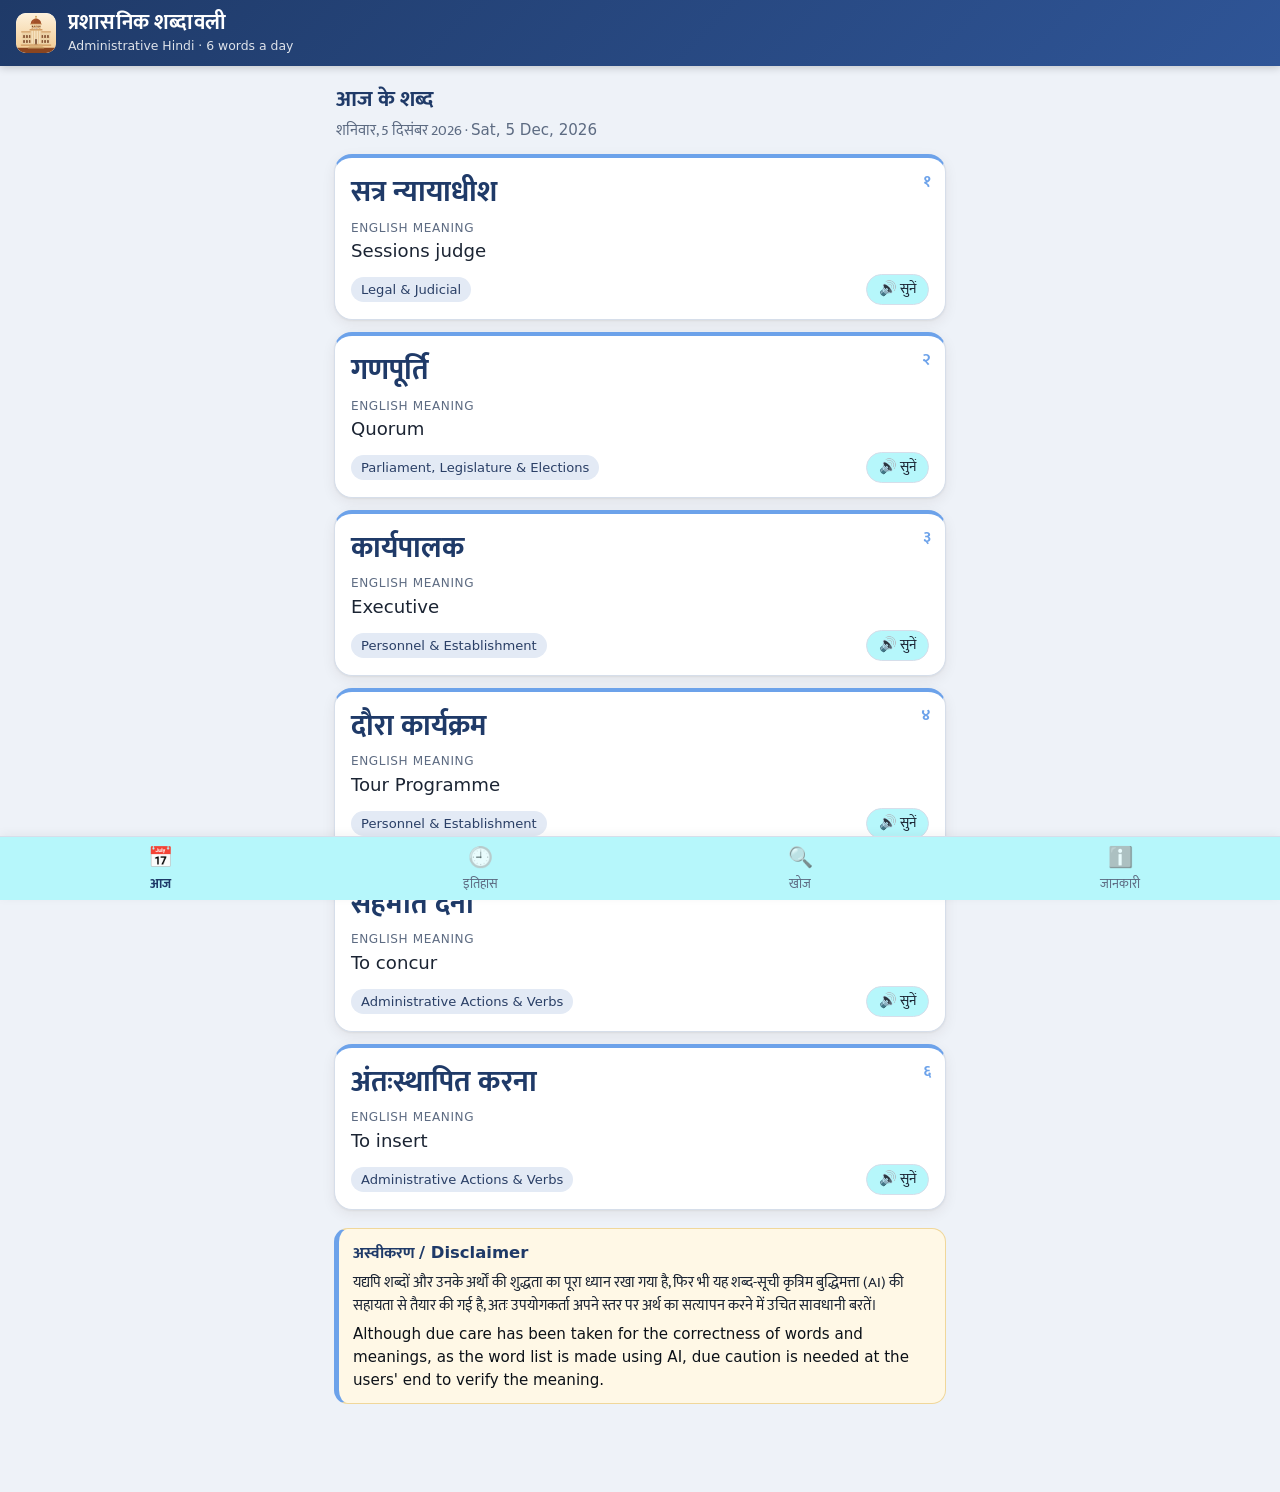
<file: index.html>
<!DOCTYPE html>
<html lang="hi">
<head>
  <meta charset="UTF-8">
  <meta name="viewport" content="width=device-width, initial-scale=1, viewport-fit=cover">
  <title>प्रशासनिक शब्दावली</title>
  <meta name="description" content="प्रशासनिक शब्दावली — रोज़ 6 राजभाषा (प्रशासनिक हिंदी) शब्द, अंग्रेज़ी अर्थ और विषय के साथ।">
  <meta name="theme-color" content="#5b2a12">
  <meta name="mobile-web-app-capable" content="yes">
  <meta name="apple-mobile-web-app-capable" content="yes">
  <meta name="apple-mobile-web-app-title" content="शब्दावली">
  <link rel="manifest" href="manifest.webmanifest">
  <link rel="icon" href="icons/icon.svg" type="image/svg+xml">
  <link rel="apple-touch-icon" href="icons/icon-192.png">
  <link rel="stylesheet" href="style.css">
</head>
<body>
  <header class="app-bar">
    <img src="icons/icon.svg" alt="" class="app-logo" width="40" height="40">
    <div class="app-names">
      <h1>प्रशासनिक शब्दावली</h1>
      <p lang="en">Administrative Hindi · 6 words a day</p>
    </div>
  </header>

  <main id="main">
    <!-- आज / Today -->
    <section id="view-today" class="view" aria-labelledby="t-today">
      <div class="day-head">
        <h2 id="t-today">आज के शब्द</h2>
        <p id="todayDate" class="date-line"></p>
      </div>
      <div id="todayCards" class="cards"></div>
      <aside class="disclaimer" role="note">
        <h3>अस्वीकरण <span lang="en">/ Disclaimer</span></h3>
        <p>यद्यपि शब्दों और उनके अर्थों की शुद्धता का पूरा ध्यान रखा गया है, फिर भी यह शब्द-सूची कृत्रिम बुद्धिमत्ता (AI) की सहायता से तैयार की गई है, अतः उपयोगकर्ता अपने स्तर पर अर्थ का सत्यापन करने में उचित सावधानी बरतें।</p>
        <p lang="en">Although due care has been taken for the correctness of words and meanings, as the word list is made using AI, due caution is needed at the users' end to verify the meaning.</p>
      </aside>
    </section>

    <!-- इतिहास / History -->
    <section id="view-history" class="view" hidden aria-labelledby="t-history">
      <div class="day-head">
        <h2 id="t-history">इतिहास</h2>
        <p class="date-line">किसी शब्द को छूकर उसका अर्थ याद करें <span lang="en">· Tap a word to recall its meaning</span></p>
      </div>
      <div id="historyList" class="history"></div>
    </section>

    <!-- खोज / Search -->
    <section id="view-search" class="view" hidden aria-labelledby="t-search">
      <div class="day-head">
        <h2 id="t-search">शब्द खोजें</h2>
        <p class="date-line">अंग्रेज़ी या हिंदी में लिखें, सुझाव में से शब्द चुनें <span lang="en">· Type in English or Hindi and pick a suggestion</span></p>
      </div>
      <div class="search-wrap">
        <input id="searchInput" type="search" placeholder="जैसे approval, अनुमोदन, tender, निविदा…"
               autocomplete="off" autocapitalize="off" spellcheck="false" enterkeyhint="search"
               role="combobox" aria-expanded="false" aria-controls="suggestions" aria-autocomplete="list">
        <ul id="suggestions" class="suggestions" role="listbox" hidden></ul>
      </div>
      <div id="searchResult" class="cards"></div>
      <p id="searchHint" class="hint">उदाहरण: <button class="chip-btn" data-q="approval">approval</button>
        <button class="chip-btn" data-q="leave">leave</button> <button class="chip-btn" data-q="tender">tender</button>
        <button class="chip-btn" data-q="pension">pension</button> <button class="chip-btn" data-q="notification">notification</button>
        <button class="chip-btn hi" data-q="अनुमोदन">अनुमोदन</button> <button class="chip-btn hi" data-q="अवकाश">अवकाश</button>
        <button class="chip-btn hi" data-q="निविदा">निविदा</button> <button class="chip-btn hi" data-q="अधिसूचना">अधिसूचना</button></p>
    </section>

    <!-- जानकारी / About -->
    <section id="view-about" class="view" hidden aria-labelledby="t-about">
      <div class="day-head"><h2 id="t-about">जानकारी</h2></div>
      <div class="about">
        <img src="icons/icon.svg" alt="पुराने सरकारी कार्यालय भवन का चित्र" width="96" height="96">
        <p>यह ऐप हर दिन सरकारी कामकाज में प्रयुक्त होने वाले <strong>6 नए प्रशासनिक हिंदी शब्द</strong>, उनके अंग्रेज़ी अर्थ और विषय के साथ दिखाता है। पिछले दिनों के शब्द <strong>इतिहास</strong> में दिन-वार सुरक्षित रहते हैं।</p>
        <p lang="en">Every day the app picks 6 new words at random from the word list. Words already shown are not repeated until the whole list has been covered. Your history is stored only on this device.</p>
        <p id="aboutStats" class="stats"></p>
        <p id="apkBox" hidden><a id="apkLink" class="apk-btn" href="#">📲 Android ऐप डाउनलोड करें <span lang="en">(APK)</span></a></p>
        <aside class="disclaimer" role="note">
          <h3>अस्वीकरण <span lang="en">/ Disclaimer</span></h3>
          <p>यद्यपि शब्दों और उनके अर्थों की शुद्धता का पूरा ध्यान रखा गया है, फिर भी यह शब्द-सूची कृत्रिम बुद्धिमत्ता (AI) की सहायता से तैयार की गई है, अतः उपयोगकर्ता अपने स्तर पर अर्थ का सत्यापन करने में उचित सावधानी बरतें।</p>
          <p lang="en">Although due care has been taken for the correctness of words and meanings, as the word list is made using AI, due caution is needed at the users' end to verify the meaning.</p>
        </aside>
      </div>
    </section>
  </main>

  <nav class="tab-bar" aria-label="मुख्य मेनू">
    <a href="#today" data-tab="today"><span class="ti" aria-hidden="true">📅</span><span>आज</span></a>
    <a href="#history" data-tab="history"><span class="ti" aria-hidden="true">🕘</span><span>इतिहास</span></a>
    <a href="#search" data-tab="search"><span class="ti" aria-hidden="true">🔍</span><span>खोज</span></a>
    <a href="#about" data-tab="about"><span class="ti" aria-hidden="true">ℹ️</span><span>जानकारी</span></a>
  </nav>

  <!-- Word card pop-up (from History and Search) -->
  <div id="sheet" class="sheet" hidden>
    <div class="sheet-backdrop" data-close></div>
    <div class="sheet-panel" role="dialog" aria-modal="true" aria-labelledby="sheetWord">
      <button class="sheet-close" data-close aria-label="बंद करें">✕</button>
      <div id="sheetBody"></div>
    </div>
  </div>

  <script src="inflate.js"></script>
  <script src="xlsx-reader.js"></script>
  <script src="app.js"></script>
</body>
</html>
</file>
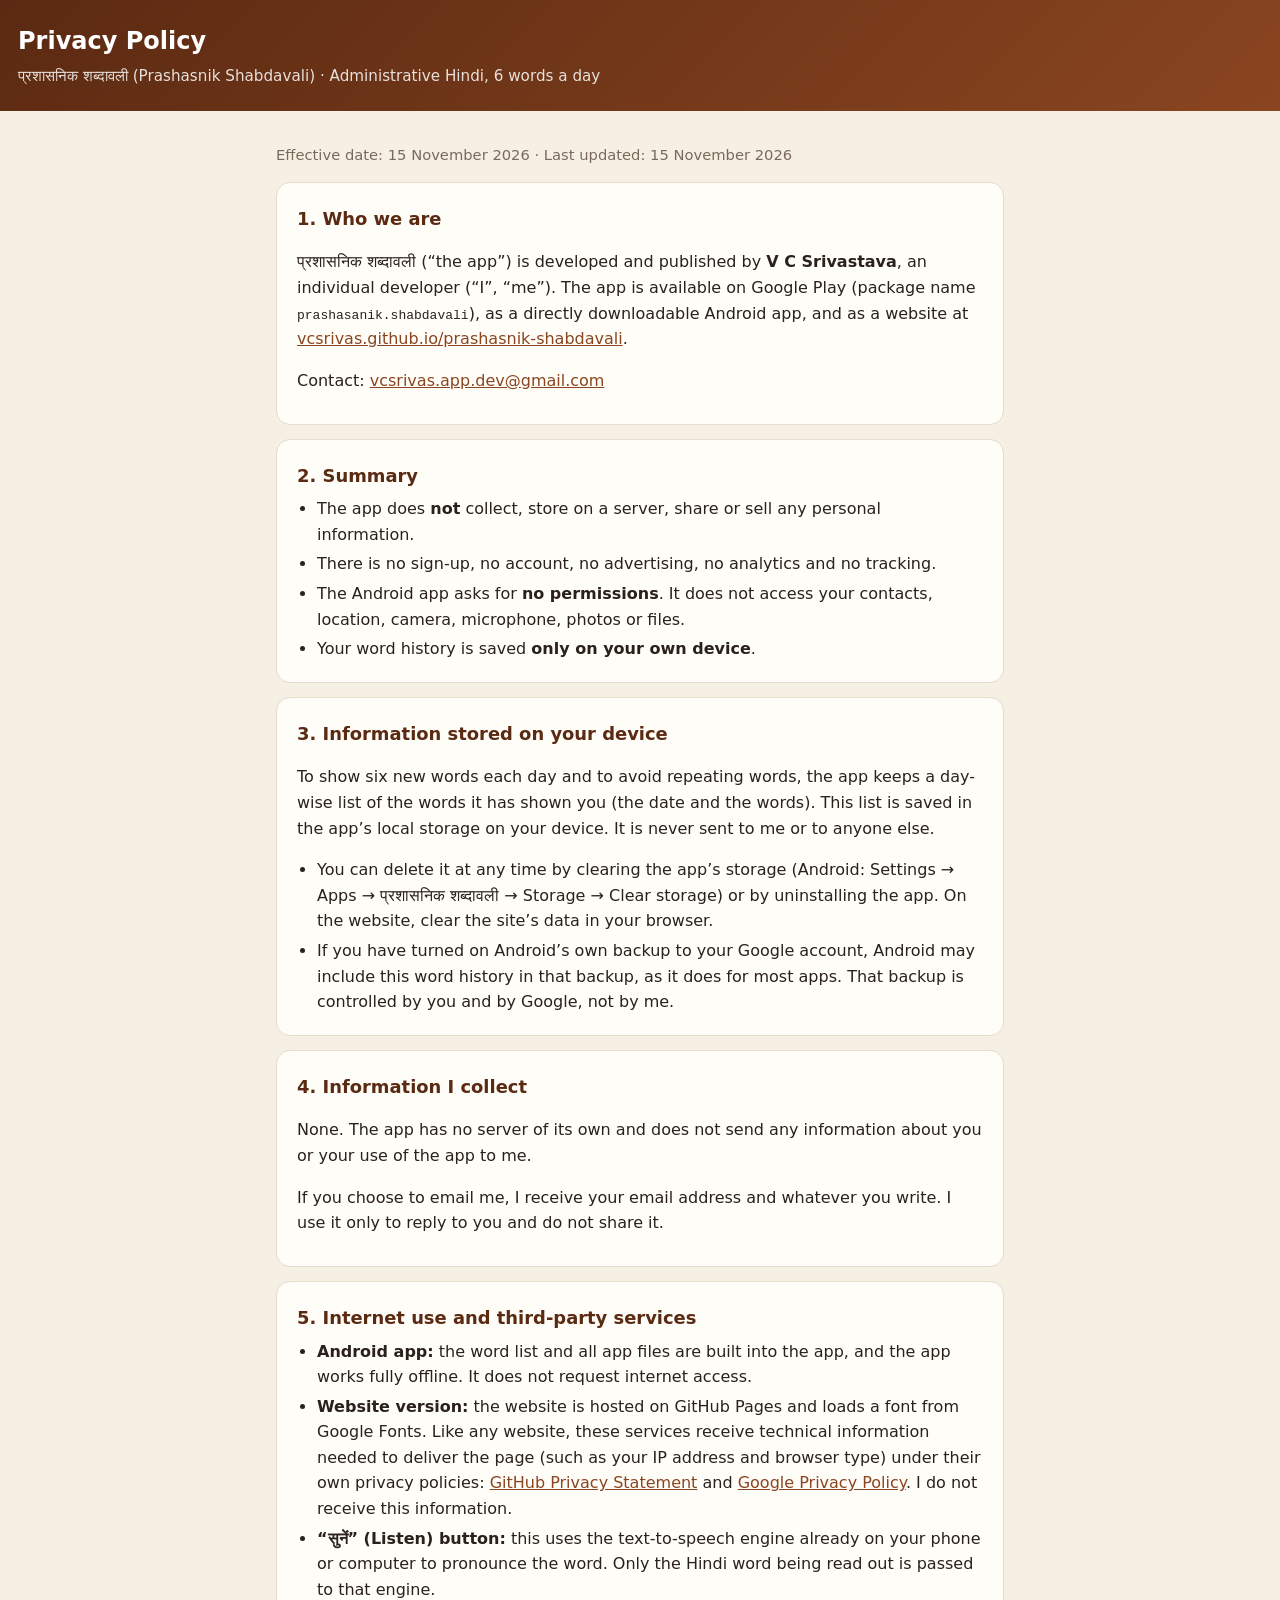
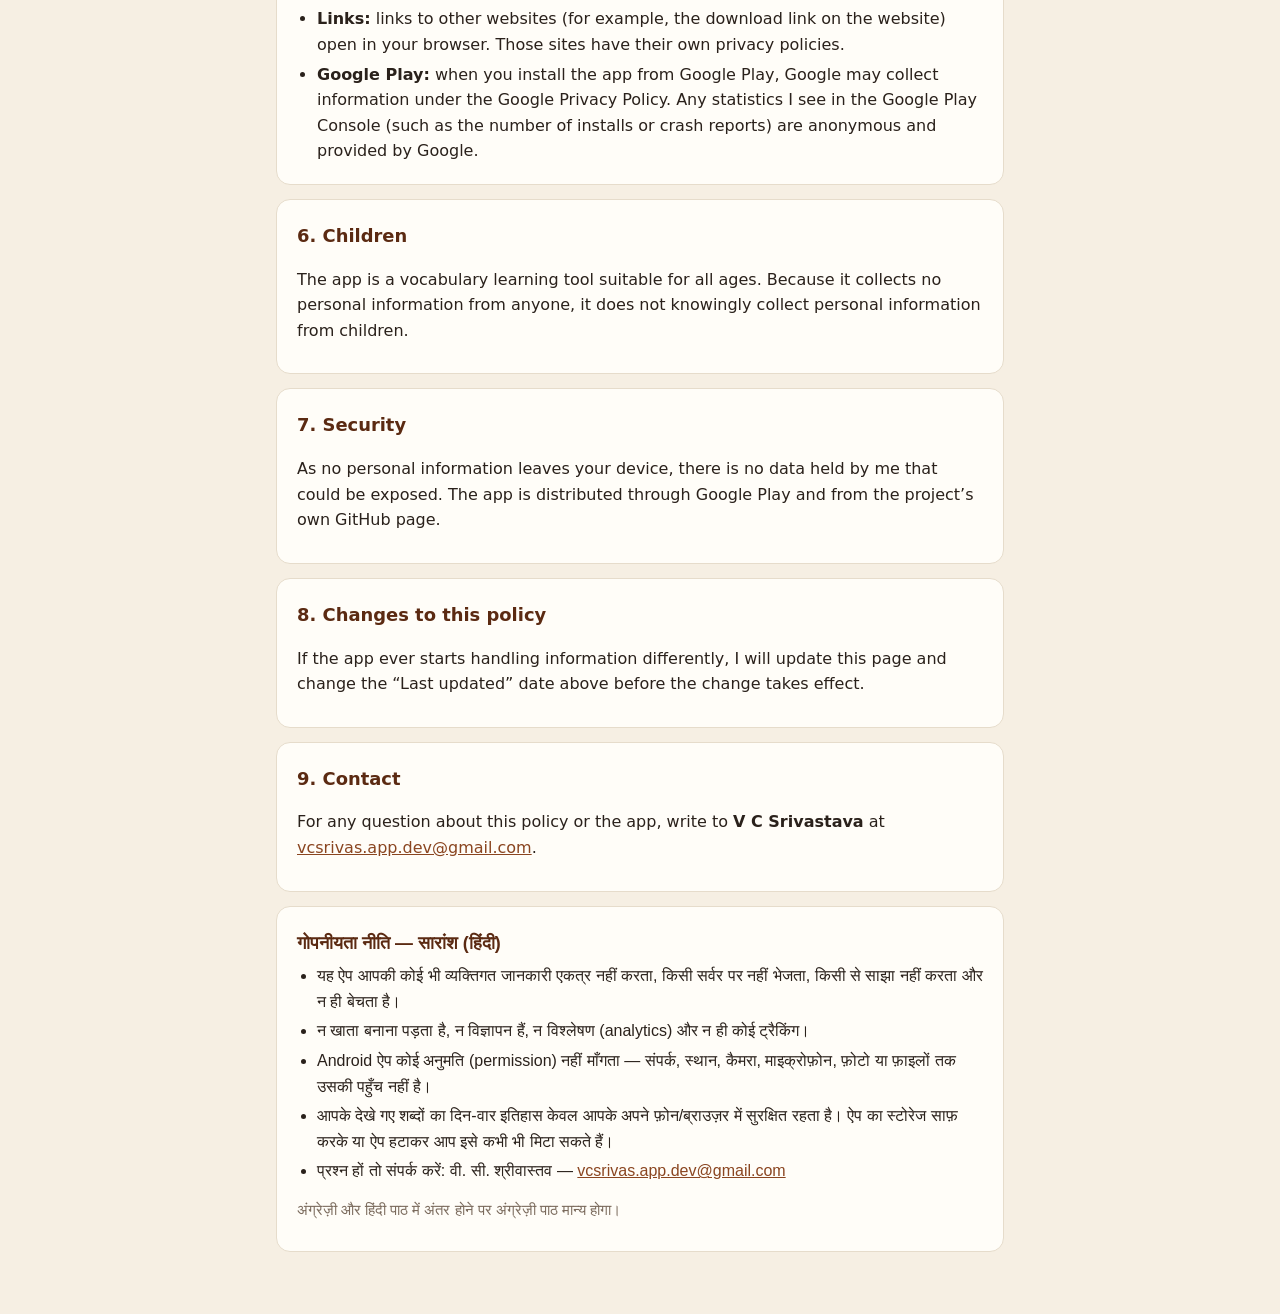
<file: privacy.html>
<!DOCTYPE html>
<html lang="en">
<head>
<meta charset="UTF-8">
<meta name="viewport" content="width=device-width, initial-scale=1">
<title>Privacy Policy · प्रशासनिक शब्दावली</title>
<meta name="description" content="Privacy policy of the Prashasnik Shabdavali (Administrative Hindi vocabulary) app.">
<style>
  :root { --brick: #5b2a12; --sand: #f6efe3; --paper: #fffdf8; --ink: #2a211b; --muted: #7a6a5c; --line: #e6dccb; --gold: #c08a2d; }
  * { box-sizing: border-box; }
  body { margin: 0; background: var(--sand); color: var(--ink); line-height: 1.6;
         font-family: system-ui, -apple-system, "Segoe UI", Roboto, "Noto Sans Devanagari", "Nirmala UI", sans-serif; }
  header { background: linear-gradient(135deg, #5b2a12, #8a4520); color: #fff; padding: 22px 18px; }
  header h1 { margin: 0; font-size: 1.5rem; }
  header p { margin: 4px 0 0; opacity: .85; font-size: .95rem; }
  main { max-width: 760px; margin: 0 auto; padding: 18px 16px 48px; }
  section { background: var(--paper); border: 1px solid var(--line); border-radius: 14px; padding: 6px 20px 14px; margin-bottom: 14px; }
  h2 { color: var(--brick); font-size: 1.12rem; margin: 16px 0 6px; }
  ul { padding-left: 20px; margin: 6px 0; }
  li { margin: 4px 0; }
  .meta { color: var(--muted); font-size: .92rem; }
  a { color: #8a4520; }
  .hi { font-family: "Noto Sans Devanagari", "Nirmala UI", "Mangal", sans-serif; }
</style>
</head>
<body>
<header>
  <h1>Privacy Policy</h1>
  <p>प्रशासनिक शब्दावली (Prashasnik Shabdavali) · Administrative Hindi, 6 words a day</p>
</header>
<main>
  <p class="meta">Effective date: 15 November 2026 · Last updated: 15 November 2026</p>

  <section>
    <h2>1. Who we are</h2>
    <p>प्रशासनिक शब्दावली (“the app”) is developed and published by <strong>V C Srivastava</strong>, an individual developer
    (“I”, “me”). The app is available on Google Play (package name <code>prashasanik.shabdavali</code>), as a directly downloadable Android app,
    and as a website at <a href="https://vcsrivas.github.io/prashasnik-shabdavali/">vcsrivas.github.io/prashasnik-shabdavali</a>.</p>
    <p>Contact: <a href="mailto:vcsrivas.app.dev@gmail.com">vcsrivas.app.dev@gmail.com</a></p>
  </section>

  <section>
    <h2>2. Summary</h2>
    <ul>
      <li>The app does <strong>not</strong> collect, store on a server, share or sell any personal information.</li>
      <li>There is no sign-up, no account, no advertising, no analytics and no tracking.</li>
      <li>The Android app asks for <strong>no permissions</strong>. It does not access your contacts, location, camera, microphone, photos or files.</li>
      <li>Your word history is saved <strong>only on your own device</strong>.</li>
    </ul>
  </section>

  <section>
    <h2>3. Information stored on your device</h2>
    <p>To show six new words each day and to avoid repeating words, the app keeps a day-wise list of the words it has shown you
    (the date and the words). This list is saved in the app’s local storage on your device. It is never sent to me or to anyone else.</p>
    <ul>
      <li>You can delete it at any time by clearing the app’s storage (Android: Settings → Apps → प्रशासनिक शब्दावली → Storage → Clear storage)
      or by uninstalling the app. On the website, clear the site’s data in your browser.</li>
      <li>If you have turned on Android’s own backup to your Google account, Android may include this word history in that backup,
      as it does for most apps. That backup is controlled by you and by Google, not by me.</li>
    </ul>
  </section>

  <section>
    <h2>4. Information I collect</h2>
    <p>None. The app has no server of its own and does not send any information about you or your use of the app to me.</p>
    <p>If you choose to email me, I receive your email address and whatever you write. I use it only to reply to you and do not share it.</p>
  </section>

  <section>
    <h2>5. Internet use and third-party services</h2>
    <ul>
      <li><strong>Android app:</strong> the word list and all app files are built into the app, and the app works fully offline. It does not request internet access.</li>
      <li><strong>Website version:</strong> the website is hosted on GitHub Pages and loads a font from Google Fonts. Like any website,
      these services receive technical information needed to deliver the page (such as your IP address and browser type) under their own
      privacy policies: <a href="https://docs.github.com/en/site-policy/privacy-policies/github-general-privacy-statement">GitHub Privacy Statement</a>
      and <a href="https://policies.google.com/privacy">Google Privacy Policy</a>. I do not receive this information.</li>
      <li><strong>“सुनें” (Listen) button:</strong> this uses the text-to-speech engine already on your phone or computer to pronounce the word.
      Only the Hindi word being read out is passed to that engine.</li>
      <li><strong>Links:</strong> links to other websites (for example, the download link on the website) open in your browser.
      Those sites have their own privacy policies.</li>
      <li><strong>Google Play:</strong> when you install the app from Google Play, Google may collect information under the Google Privacy Policy.
      Any statistics I see in the Google Play Console (such as the number of installs or crash reports) are anonymous and provided by Google.</li>
    </ul>
  </section>

  <section>
    <h2>6. Children</h2>
    <p>The app is a vocabulary learning tool suitable for all ages. Because it collects no personal information from anyone,
    it does not knowingly collect personal information from children.</p>
  </section>

  <section>
    <h2>7. Security</h2>
    <p>As no personal information leaves your device, there is no data held by me that could be exposed. The app is distributed through
    Google Play and from the project’s own GitHub page.</p>
  </section>

  <section>
    <h2>8. Changes to this policy</h2>
    <p>If the app ever starts handling information differently, I will update this page and change the “Last updated” date above
    before the change takes effect.</p>
  </section>

  <section>
    <h2>9. Contact</h2>
    <p>For any question about this policy or the app, write to <strong>V C Srivastava</strong> at
    <a href="mailto:vcsrivas.app.dev@gmail.com">vcsrivas.app.dev@gmail.com</a>.</p>
  </section>

  <section class="hi" lang="hi">
    <h2>गोपनीयता नीति — सारांश (हिंदी)</h2>
    <ul>
      <li>यह ऐप आपकी कोई भी व्यक्तिगत जानकारी एकत्र नहीं करता, किसी सर्वर पर नहीं भेजता, किसी से साझा नहीं करता और न ही बेचता है।</li>
      <li>न खाता बनाना पड़ता है, न विज्ञापन हैं, न विश्लेषण (analytics) और न ही कोई ट्रैकिंग।</li>
      <li>Android ऐप कोई अनुमति (permission) नहीं माँगता — संपर्क, स्थान, कैमरा, माइक्रोफ़ोन, फ़ोटो या फ़ाइलों तक उसकी पहुँच नहीं है।</li>
      <li>आपके देखे गए शब्दों का दिन-वार इतिहास केवल आपके अपने फ़ोन/ब्राउज़र में सुरक्षित रहता है। ऐप का स्टोरेज साफ़ करके या ऐप हटाकर आप इसे कभी भी मिटा सकते हैं।</li>
      <li>प्रश्न हों तो संपर्क करें: वी. सी. श्रीवास्तव — <a href="mailto:vcsrivas.app.dev@gmail.com">vcsrivas.app.dev@gmail.com</a></li>
    </ul>
    <p class="meta">अंग्रेज़ी और हिंदी पाठ में अंतर होने पर अंग्रेज़ी पाठ मान्य होगा।</p>
  </section>
</main>
</body>
</html>
</file>
<file: style.css>
/* प्रशासनिक शब्दावली — app theme (made with the theme editor) */
@import url("https://fonts.googleapis.com/css2?family=Mukta:wght@400;600;700&display=swap");
:root {
  --brick: #1f3a68;
  --brick-2: #2f5597;
  --on-brick: #ffffff;
  --heading: #1f3a68;
  --gold: #6ca2ea;
  --sand: #eef2f8;
  --paper: #ffffff;
  --surface: #b6f7fb;
  --ink: #1b2433;
  --muted: #5d6b82;
  --line: #d6deea;
  --chip: #e3eaf5;
  --tag-ink: #2a3f66;
  --hover: #eaf0fa;
  --mark: #f0e8d1;
  --warn-bg: #fff8e6;
  --warn-line: #f0d79a;
  --note-ink: #0c1118;
  --wordchip: var(--sand);
  --shadow: 0 1px 2px rgba(60, 30, 10, .06), 0 4px 14px rgba(60, 30, 10, .07);
  --hi: "Mukta", "Noto Sans Devanagari", "Nirmala UI", "Mangal", "Kohinoor Devanagari", sans-serif;
  --en: system-ui, -apple-system, "Segoe UI", Roboto, sans-serif;
  --text-size: 105%;
  --word-size: 1.75rem;
  --radius: 18px;
  --tabh: 64px;
}
@media (prefers-color-scheme: dark) {
  :root { --sand: #0f141c; --paper: #18202c; --surface: #18202c; --wordchip: #1d2734; --ink: #e6ebf2; --muted: #9aa7b8; --line: #2b3645; --heading: #9ec1ff; --chip: #22304a; --tag-ink: #c6d6f2; --hover: #22304a; --mark: #5a4a17; --warn-bg: #211d14; --warn-line: #54451f; --note-ink: #d6cbb0; color-scheme: dark; }
}
* { box-sizing: border-box; }
html { -webkit-text-size-adjust: 100%; font-size: var(--text-size); }
body {
  margin: 0; background: var(--sand); color: var(--ink);
  font-family: var(--hi); line-height: 1.5;
  padding-bottom: calc(var(--tabh) + env(safe-area-inset-bottom));
}
[lang="en"] { font-family: var(--en); }
button { font: inherit; color: inherit; }

/* App bar */
.app-bar {
  position: sticky; top: 0; z-index: 5;
  display: flex; align-items: center; gap: 12px;
  padding: calc(10px + env(safe-area-inset-top)) 16px 10px;
  background: linear-gradient(135deg, var(--brick), var(--brick-2));
  color: var(--on-brick); box-shadow: 0 2px 8px rgba(0,0,0,.18);
}
.app-logo { border-radius: 10px; background: #fff; flex: none; }
.app-names h1 { margin: 0; font-size: 1.25rem; line-height: 1.2; letter-spacing: .2px; }
.app-names p { margin: 2px 0 0; font-size: .74rem; opacity: .85; }

main { max-width: 640px; margin: 0 auto; padding: 14px 14px 24px; }
.view[hidden] { display: none; }
.day-head { margin: 4px 2px 12px; }
.day-head h2 { margin: 0; font-size: 1.3rem; color: var(--heading); }
.date-line { margin: 2px 0 0; color: var(--muted); font-size: .9rem; }

/* Word cards */
.cards { display: grid; gap: 12px; }
.card {
  position: relative; background: var(--paper); border: 1px solid var(--line);
  border-radius: var(--radius); padding: 16px 16px 14px; box-shadow: var(--shadow);
  border-top: 4px solid var(--gold);
}
.card .num {
  position: absolute; top: 12px; right: 14px; color: var(--gold);
  font-weight: 700; font-size: .95rem;
}
.card .hindi { margin: 0 34px 6px 0; font-size: var(--word-size); line-height: 1.3; font-weight: 700; color: var(--heading); }
.card .meaning { margin: 0 0 10px; font-size: 1.08rem; }
.card .meaning small { display: block; color: var(--muted); font-size: .72rem; text-transform: uppercase; letter-spacing: .6px; }
.card .foot { display: flex; align-items: center; gap: 8px; flex-wrap: wrap; }
.tag {
  background: var(--chip); color: var(--tag-ink); border-radius: 999px;
  padding: 3px 10px; font-size: .78rem;
}
.speak {
  margin-left: auto; border: 1px solid var(--line); background: var(--surface); border-radius: 999px;
  padding: 4px 12px; font-size: .85rem; cursor: pointer;
}
.speak:active { transform: scale(.97); }

/* History */
.history { display: grid; gap: 14px; }
.day {
  background: var(--paper); border: 1px solid var(--line); border-radius: var(--radius);
  padding: 12px 14px 14px; box-shadow: var(--shadow);
}
.day-title { display: flex; justify-content: space-between; align-items: baseline; gap: 8px; margin-bottom: 10px; }
.day-title strong { color: var(--heading); font-size: 1.02rem; }
.day-title span { color: var(--muted); font-size: .8rem; }
.word-chips { display: flex; flex-wrap: wrap; gap: 8px; }
.word-chip {
  border: 1px solid var(--line); background: var(--wordchip); border-radius: max(0px, calc(var(--radius) - 4px));
  padding: 8px 12px; font-size: 1.05rem; cursor: pointer; text-align: left;
}
.word-chip:hover, .word-chip:focus-visible { border-color: var(--gold); outline: none; background: var(--hover); }
.empty { text-align: center; color: var(--muted); padding: 30px 10px; }

/* Search */
.search-wrap { position: relative; margin-bottom: 14px; }
#searchInput {
  width: 100%; font-size: 1.05rem; padding: 13px 16px; border-radius: max(0px, calc(var(--radius) - 2px));
  border: 2px solid var(--line); background: var(--surface); color: var(--ink); outline: none;
}
#searchInput:focus { border-color: var(--gold); }
.suggestions {
  list-style: none; margin: 6px 0 0; padding: 4px; position: absolute; left: 0; right: 0; z-index: 4;
  background: var(--surface); border: 1px solid var(--line); border-radius: max(0px, calc(var(--radius) - 2px)); box-shadow: var(--shadow);
  max-height: 60vh; overflow-y: auto;
}
.suggestions li {
  padding: 9px 12px; border-radius: max(0px, calc(var(--radius) - 6px)); cursor: pointer;
  display: flex; flex-direction: column; gap: 1px;
}
.suggestions li[aria-selected="true"], .suggestions li:hover { background: var(--hover); }
.suggestions .s-en { font-family: var(--en); font-size: .98rem; }
.suggestions .s-en mark, .suggestions .s-hi mark { background: var(--mark); color: inherit; border-radius: 3px; padding: 0 1px; }
.suggestions .s-hi { color: var(--heading); font-weight: 600; }
.suggestions .s-none { color: var(--muted); cursor: default; }
.suggestions .s-sub { font-size: .9rem; color: var(--muted); }
.hint { color: var(--muted); font-size: .9rem; line-height: 2.1; }
.chip-btn {
  border: 1px solid var(--line); background: var(--surface); border-radius: 999px; padding: 2px 10px;
  font-family: var(--en); font-size: .85rem; cursor: pointer;
}
.chip-btn.hi { font-family: inherit; font-size: .9rem; }

/* Disclaimer */
.disclaimer {
  margin-top: 18px; background: var(--warn-bg); border: 1px solid var(--warn-line);
  border-left: 5px solid var(--gold); border-radius: max(0px, calc(var(--radius) - 4px)); padding: 12px 14px; font-size: .9rem;
}
.disclaimer h3 { margin: 0 0 6px; font-size: .98rem; color: var(--heading); }
.disclaimer p { margin: 0 0 6px; }
.disclaimer p:last-child { margin: 0; color: var(--note-ink); }

/* About */
.about { background: var(--paper); border: 1px solid var(--line); border-radius: var(--radius); padding: 16px; box-shadow: var(--shadow); }
.about > img { display: block; margin: 0 auto 10px; border-radius: 20px; }
.stats { color: var(--muted); font-size: .88rem; }

/* Bottom tab bar */
.tab-bar {
  position: fixed; left: 0; right: 0; bottom: 0; z-index: 6;
  display: grid; grid-template-columns: repeat(4, 1fr);
  height: calc(var(--tabh) + env(safe-area-inset-bottom)); padding-bottom: env(safe-area-inset-bottom);
  background: var(--surface); border-top: 1px solid var(--line); box-shadow: 0 -2px 10px rgba(0,0,0,.05);
}
.tab-bar a {
  display: flex; flex-direction: column; align-items: center; justify-content: center; gap: 1px;
  text-decoration: none; color: var(--muted); font-size: .8rem;
}
.tab-bar .ti { font-size: 1.2rem; filter: grayscale(1); opacity: .7; }
.tab-bar a.active { color: var(--heading); font-weight: 700; }
.tab-bar a.active .ti { filter: none; opacity: 1; }

/* Bottom sheet pop-up */
.sheet { position: fixed; inset: 0; z-index: 10; display: flex; align-items: flex-end; justify-content: center; }
.sheet[hidden] { display: none; }
.sheet-backdrop { position: absolute; inset: 0; background: rgba(30, 15, 5, .45); }
.sheet-panel {
  position: relative; width: 100%; max-width: 560px; background: var(--sand);
  border-radius: calc(var(--radius) + 4px) calc(var(--radius) + 4px) 0 0; padding: 22px 16px calc(20px + env(safe-area-inset-bottom));
  animation: up .18s ease-out;
}
@media (min-width: 640px) { .sheet { align-items: center; } .sheet-panel { border-radius: calc(var(--radius) + 4px); } }
@keyframes up { from { transform: translateY(30px); opacity: .4; } to { transform: none; opacity: 1; } }
.sheet-close {
  position: absolute; top: 8px; right: 10px; border: 0; background: transparent;
  font-size: 1.2rem; padding: 6px 10px; cursor: pointer; color: var(--muted);
}
.sheet-panel .card { box-shadow: none; }
.sheet-from { margin: 0 0 8px; color: var(--muted); font-size: .82rem; }

.loading, .load-error { text-align: center; color: var(--muted); padding: 24px 10px; }
.load-error { background: var(--warn-bg); border: 1px solid var(--warn-line); border-radius: max(0px, calc(var(--radius) - 4px)); color: var(--ink); }
.load-error small { color: var(--muted); display: block; margin-top: 6px; font-family: var(--en); }

.apk-btn {
  display: inline-block; background: var(--brick); color: var(--on-brick); text-decoration: none;
  padding: 10px 16px; border-radius: max(0px, calc(var(--radius) - 4px)); font-weight: 600;
}
</file>
